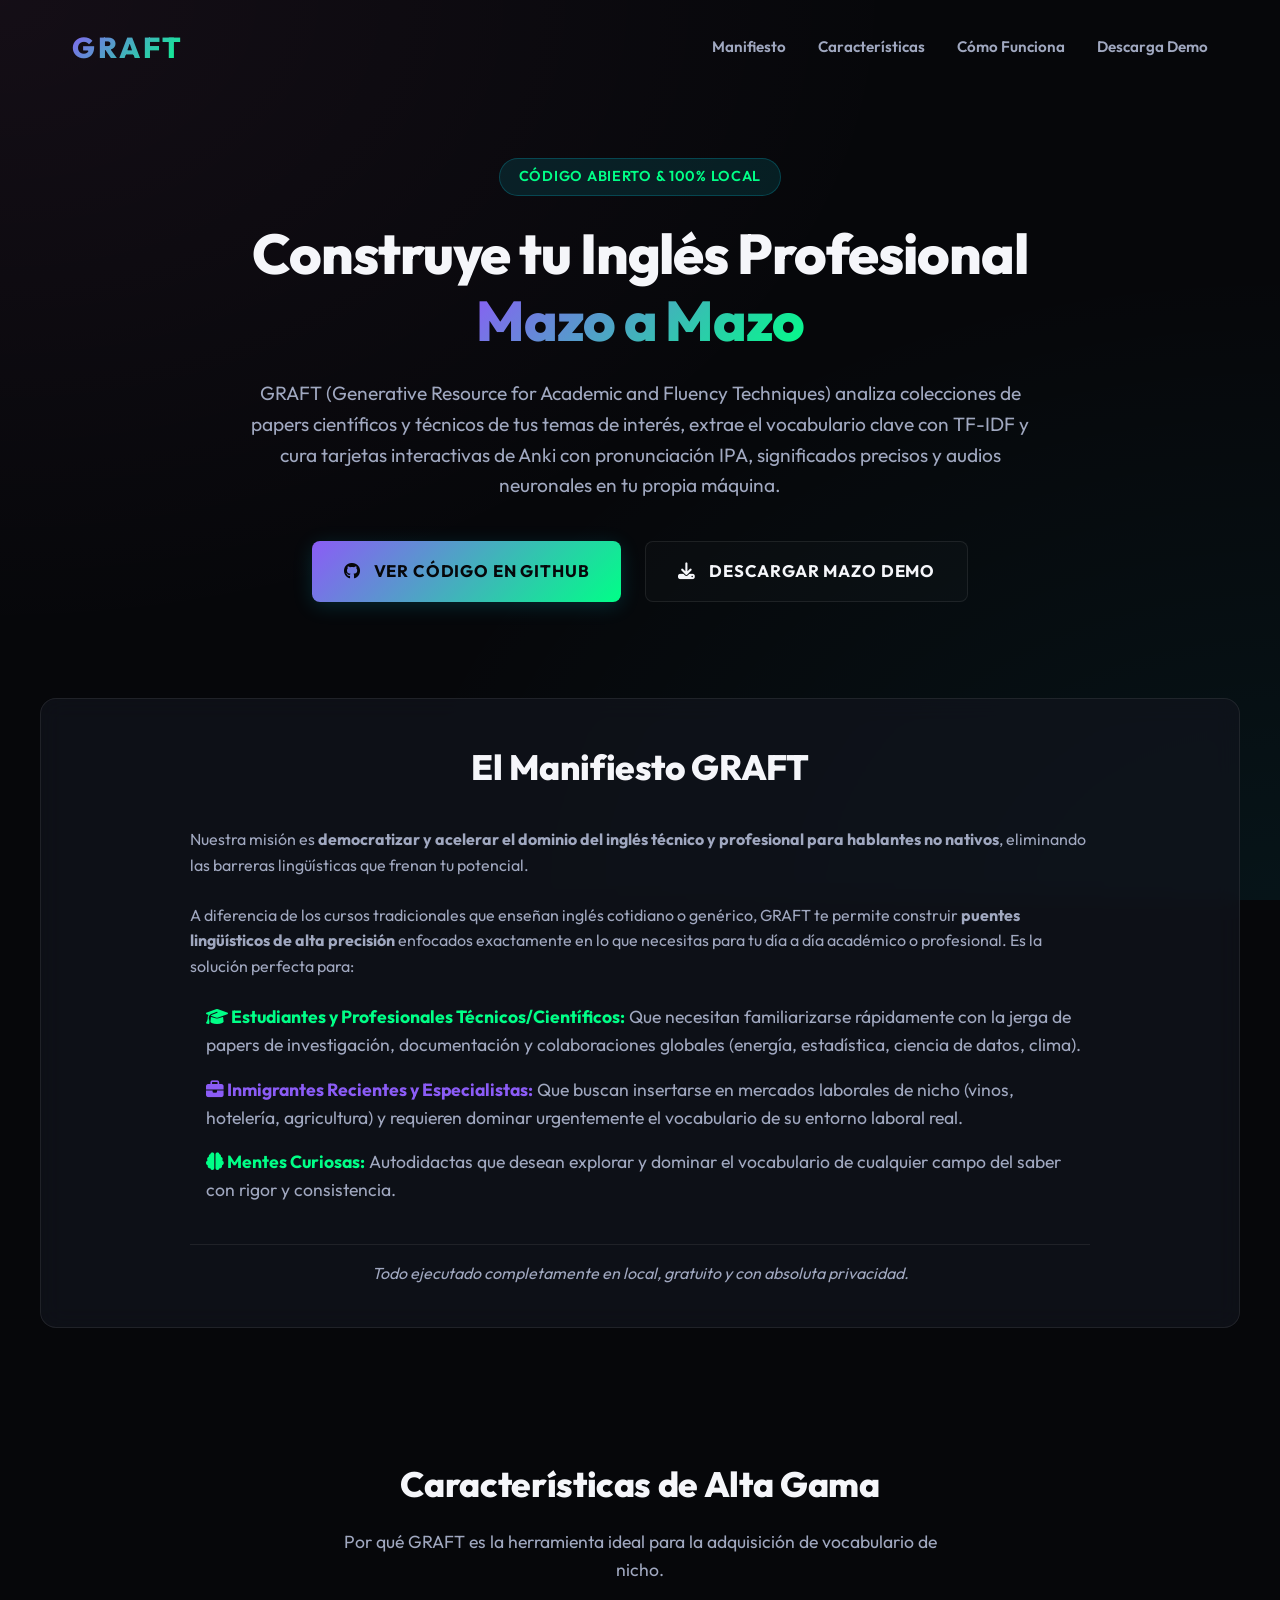
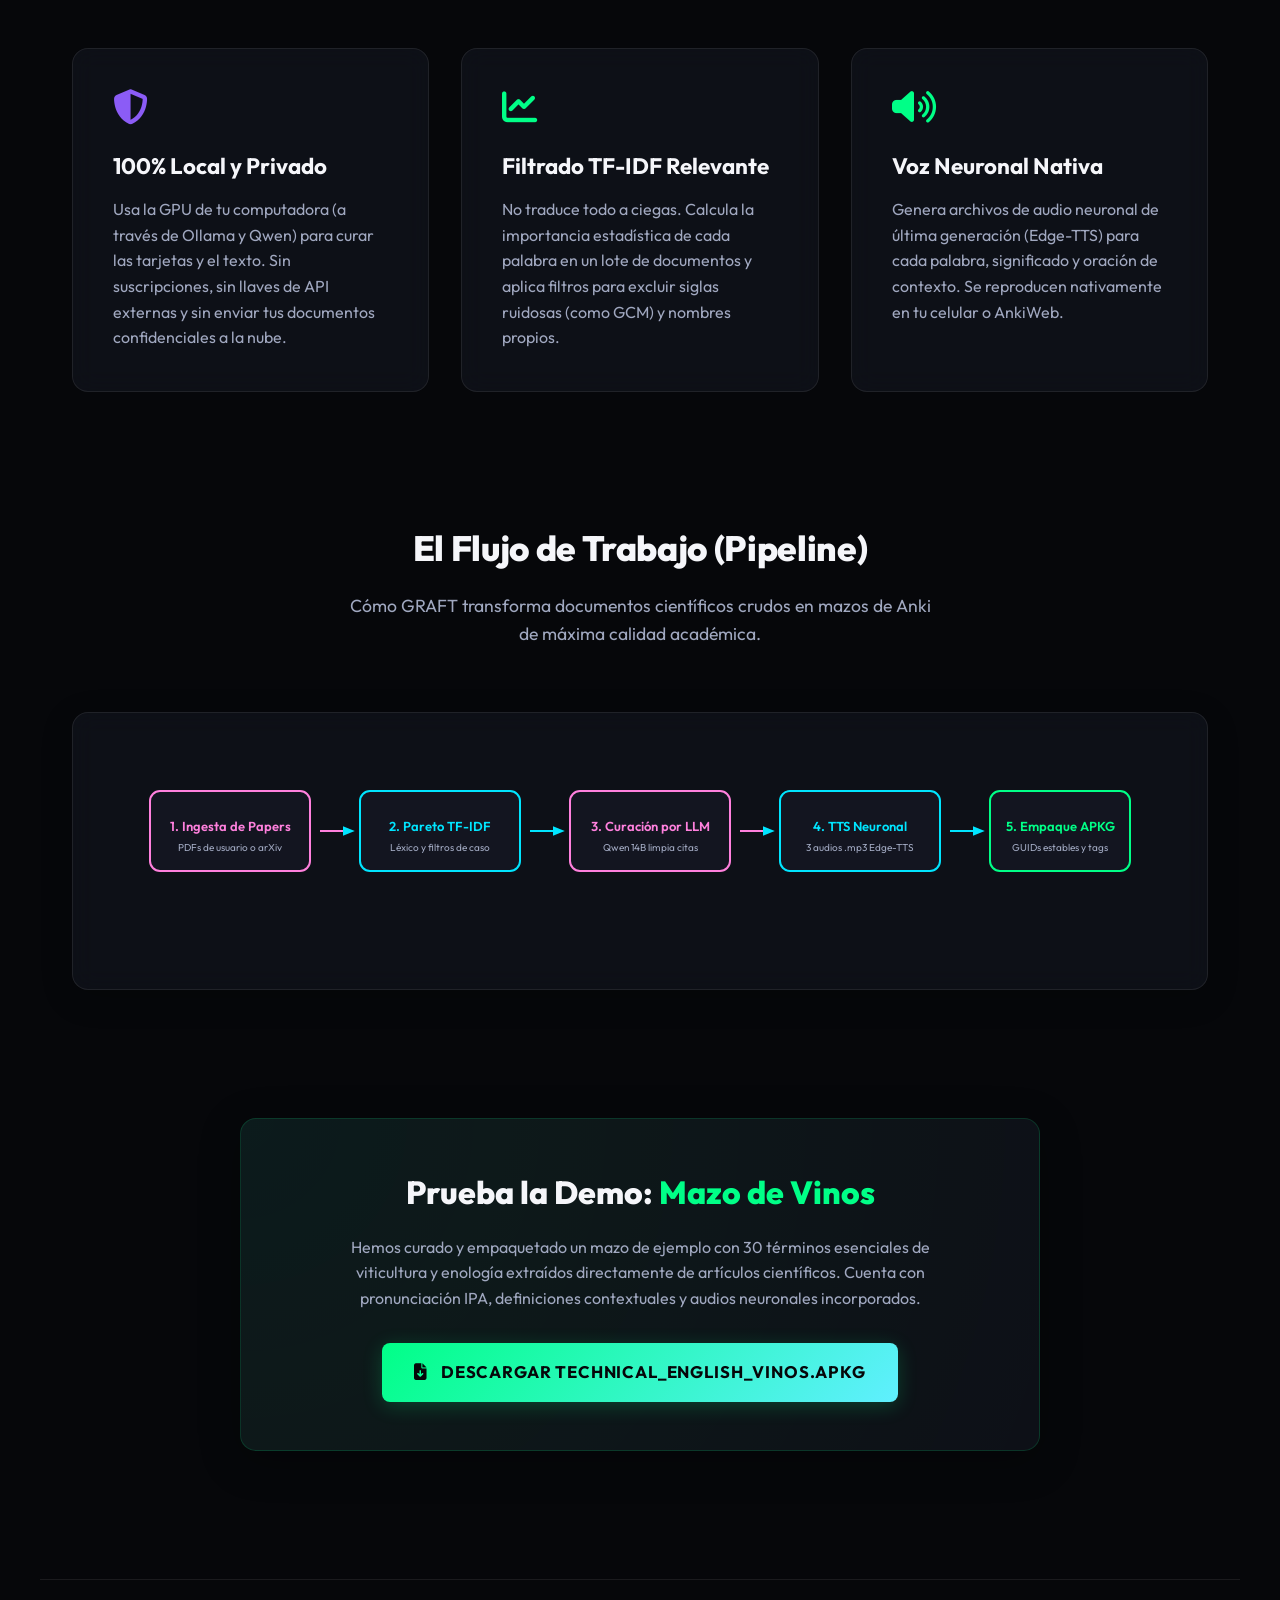
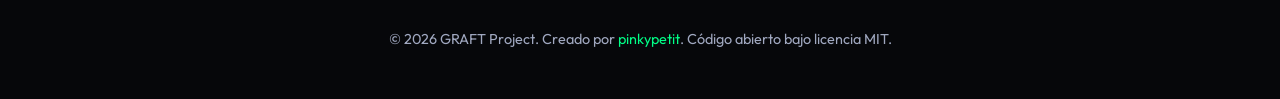
<file: docs/index.html>
<!DOCTYPE html>
<html lang="es">
<head>
    <meta charset="UTF-8">
    <meta name="viewport" content="width=device-width, initial-scale=1.0">
    <title>GRAFT - Generative Resource for Academic and Fluency Techniques</title>
    
    <!-- SEO Optimization Meta Tags -->
    <meta name="description" content="GRAFT es un generador local y gratuito de mazos de Anki con inteligencia artificial. Diseñado para estudiantes técnicos, científicos y profesionales no nativos de inglés que buscan dominar vocabulario especializado.">
    <meta name="keywords" content="Anki, aprender ingles, ingles tecnico, vocabulario cientifico, IA local, Ollama, TTS neuronal, open source, gratis, pinkypetit, graft">
    <meta name="author" content="pinkypetit">
    
    <!-- Open Graph for Social Networks -->
    <meta property="og:title" content="GRAFT - Generador Local de Vocabulario en Inglés Técnico para Anki">
    <meta property="og:description" content="Domina el vocabulario específico de tu carrera o industria. Totalmente local, de código abierto y gratuito.">
    <meta property="og:type" content="website">
    <meta property="og:url" content="https://pinkypetit.github.io/graft/">
    
    <!-- Schema.org JSON-LD Structured Data for SEO -->
    <script type="application/ld-json">
    {
      "@context": "https://schema.org",
      "@type": "SoftwareApplication",
      "name": "GRAFT",
      "alternateName": "Generative Resource for Academic and Fluency Techniques",
      "applicationCategory": "EducationalApplication",
      "operatingSystem": "Cross-platform",
      "offers": {
        "@type": "Offer",
        "price": "0.00",
        "priceCurrency": "USD"
      },
      "description": "Generador local de mazos de Anki personalizados para dominar el inglés técnico y profesional, diseñado para estudiantes y trabajadores no nativos.",
      "softwareVersion": "1.0.0",
      "downloadUrl": "https://pinkypetit.github.io/graft/Technical_English_Vinos.apkg",
      "author": {
        "@type": "Person",
        "name": "pinkypetit"
      }
    }
    </script>

    <link rel="stylesheet" href="style.css">
    <link rel="stylesheet" href="https://cdnjs.cloudflare.com/ajax/libs/font-awesome/6.4.0/css/all.min.css">
</head>
<body>

    <!-- Navigation -->
    <nav>
        <div class="logo">GRAFT</div>
        <ul class="nav-links">
            <li><a href="#manifesto" id="nav-manifesto-link">Manifiesto</a></li>
            <li><a href="#features" id="nav-features-link">Características</a></li>
            <li><a href="#pipeline" id="nav-pipeline-link">Cómo Funciona</a></li>
            <li><a href="#download" id="nav-download-link">Descarga Demo</a></li>
        </ul>
    </nav>

    <!-- Hero Section -->
    <header class="hero">
        <div class="hero-tag">Código Abierto &amp; 100% Local</div>
        <h2>Construye tu Inglés Profesional<br><span>Mazo a Mazo</span></h2>
        <p>
            GRAFT (Generative Resource for Academic and Fluency Techniques) analiza colecciones de papers científicos y técnicos de tus temas de interés, extrae el vocabulario clave con TF-IDF y cura tarjetas interactivas de Anki con pronunciación IPA, significados precisos y audios neuronales en tu propia máquina.
        </p>
        <div class="cta-group">
            <a href="https://github.com/pinkypetit/graft" class="btn btn-graft" id="btn-github-link">
                <i class="fa-brands fa-github"></i> Ver Código en GitHub
            </a>
            <a href="#download" class="btn btn-outline" id="btn-view-demo-link">
                <i class="fa-solid fa-download"></i> Descargar Mazo Demo
            </a>
        </div>
    </header>

    <!-- Manifesto Section -->
    <section id="manifesto" class="card">
        <div class="section-header" style="margin-bottom: 2rem;">
            <h3>El Manifiesto GRAFT</h3>
        </div>
        <div style="font-size: 1.1rem; color: var(--text-secondary); max-width: 900px; margin: 0 auto; display: flex; flex-direction: column; gap: 1.5rem;">
            <p>
                Nuestra misión es <strong>democratizar y acelerar el dominio del inglés técnico y profesional para hablantes no nativos</strong>, eliminando las barreras lingüísticas que frenan tu potencial.
            </p>
            <p>
                A diferencia de los cursos tradicionales que enseñan inglés cotidiano o genérico, GRAFT te permite construir <strong>puentes lingüísticos de alta precisión</strong> enfocados exactamente en lo que necesitas para tu día a día académico o profesional. Es la solución perfecta para:
            </p>
            <ul style="list-style-type: none; padding-left: 1rem; display: flex; flex-direction: column; gap: 1rem;">
                <li>
                    <strong style="color: var(--accent-cyan);"><i class="fa-solid fa-graduation-cap"></i> Estudiantes y Profesionales Técnicos/Científicos:</strong> 
                    Que necesitan familiarizarse rápidamente con la jerga de papers de investigación, documentación y colaboraciones globales (energía, estadística, ciencia de datos, clima).
                </li>
                <li>
                    <strong style="color: var(--accent-magenta);"><i class="fa-solid fa-briefcase"></i> Inmigrantes Recientes y Especialistas:</strong> 
                    Que buscan insertarse en mercados laborales de nicho (vinos, hotelería, agricultura) y requieren dominar urgentemente el vocabulario de su entorno laboral real.
                </li>
                <li>
                    <strong style="color: var(--accent-green);"><i class="fa-solid fa-brain"></i> Mentes Curiosas:</strong> 
                    Autodidactas que desean explorar y dominar el vocabulario de cualquier campo del saber con rigor y consistencia.
                </li>
            </ul>
            <p style="margin-top: 1rem; border-top: 1px solid var(--border-color); padding-top: 1rem; text-align: center; font-style: italic;">
                Todo ejecutado completamente en local, gratuito y con absoluta privacidad.
            </p>
        </div>
    </section>

    <!-- Features Section -->
    <section id="features">
        <div class="section-header">
            <h3>Características de Alta Gama</h3>
            <p>Por qué GRAFT es la herramienta ideal para la adquisición de vocabulario de nicho.</p>
        </div>
        <div class="grid-3">
            <div class="card">
                <i class="fa-solid fa-shield-halved card-icon" style="color: var(--accent-magenta);"></i>
                <h4>100% Local y Privado</h4>
                <p>Usa la GPU de tu computadora (a través de Ollama y Qwen) para curar las tarjetas y el texto. Sin suscripciones, sin llaves de API externas y sin enviar tus documentos confidenciales a la nube.</p>
            </div>
            <div class="card">
                <i class="fa-solid fa-chart-line card-icon"></i>
                <h4>Filtrado TF-IDF Relevante</h4>
                <p>No traduce todo a ciegas. Calcula la importancia estadística de cada palabra en un lote de documentos y aplica filtros para excluir siglas ruidosas (como GCM) y nombres propios.</p>
            </div>
            <div class="card">
                <i class="fa-solid fa-volume-high card-icon" style="color: var(--accent-green);"></i>
                <h4>Voz Neuronal Nativa</h4>
                <p>Genera archivos de audio neuronal de última generación (Edge-TTS) para cada palabra, significado y oración de contexto. Se reproducen nativamente en tu celular o AnkiWeb.</p>
            </div>
        </div>
    </section>

    <!-- Pipeline Section -->
    <section id="pipeline">
        <div class="section-header">
            <h3>El Flujo de Trabajo (Pipeline)</h3>
            <p>Cómo GRAFT transforma documentos científicos crudos en mazos de Anki de máxima calidad académica.</p>
        </div>
        <div class="pipeline-container">
            <svg class="svg-flowchart" viewBox="0 0 1000 180" fill="none" xmlns="http://www.w3.org/2000/svg">
               <!-- Step 1 -->
               <g class="step" id="step1">
                  <rect x="10" y="30" width="160" height="80" rx="10" fill="#131520" stroke="#FF80DD" stroke-width="2"/>
                  <text x="90" y="70" fill="#FF80DD" font-family="'Outfit', sans-serif" font-size="13" font-weight="600" text-anchor="middle">1. Ingesta de Papers</text>
                  <text x="90" y="90" fill="#a0a8c0" font-family="'Outfit', sans-serif" font-size="10" text-anchor="middle">PDFs de usuario o arXiv</text>
               </g>
               
               <!-- Arrow 1 -->
               <path d="M 180 70 L 210 70" stroke="#FF80DD" stroke-width="2" marker-end="url(#arrow)"/>
               
               <!-- Step 2 -->
               <g class="step" id="step2">
                  <rect x="220" y="30" width="160" height="80" rx="10" fill="#131520" stroke="#00E5FF" stroke-width="2"/>
                  <text x="300" y="70" fill="#00E5FF" font-family="'Outfit', sans-serif" font-size="13" font-weight="600" text-anchor="middle">2. Pareto TF-IDF</text>
                  <text x="300" y="90" fill="#a0a8c0" font-family="'Outfit', sans-serif" font-size="10" text-anchor="middle">Léxico y filtros de caso</text>
               </g>
               
               <!-- Arrow 2 -->
               <path d="M 390 70 L 420 70" stroke="#00E5FF" stroke-width="2" marker-end="url(#arrow)"/>
               
               <!-- Step 3 -->
               <g class="step" id="step3">
                  <rect x="430" y="30" width="160" height="80" rx="10" fill="#131520" stroke="#FF80DD" stroke-width="2"/>
                  <text x="510" y="70" fill="#FF80DD" font-family="'Outfit', sans-serif" font-size="13" font-weight="600" text-anchor="middle">3. Curación por LLM</text>
                  <text x="510" y="90" fill="#a0a8c0" font-family="'Outfit', sans-serif" font-size="10" text-anchor="middle">Qwen 14B limpia citas</text>
               </g>
               
               <!-- Arrow 3 -->
               <path d="M 600 70 L 630 70" stroke="#FF80DD" stroke-width="2" marker-end="url(#arrow)"/>
               
               <!-- Step 4 -->
               <g class="step" id="step4">
                  <rect x="640" y="30" width="160" height="80" rx="10" fill="#131520" stroke="#00E5FF" stroke-width="2"/>
                  <text x="720" y="70" fill="#00E5FF" font-family="'Outfit', sans-serif" font-size="13" font-weight="600" text-anchor="middle">4. TTS Neuronal</text>
                  <text x="720" y="90" fill="#a0a8c0" font-family="'Outfit', sans-serif" font-size="10" text-anchor="middle">3 audios .mp3 Edge-TTS</text>
               </g>
               
               <!-- Arrow 4 -->
               <path d="M 810 70 L 840 70" stroke="#00E5FF" stroke-width="2" marker-end="url(#arrow)"/>
               
               <!-- Step 5 -->
               <g class="step" id="step5">
                  <rect x="850" y="30" width="140" height="80" rx="10" fill="#131520" stroke="#00FF87" stroke-width="2"/>
                  <text x="920" y="70" fill="#00FF87" font-family="'Outfit', sans-serif" font-size="13" font-weight="600" text-anchor="middle">5. Empaque APKG</text>
                  <text x="920" y="90" fill="#a0a8c0" font-family="'Outfit', sans-serif" font-size="10" text-anchor="middle">GUIDs estables y tags</text>
               </g>

               <!-- Marker Definition for arrowheads -->
               <defs>
                  <marker id="arrow" viewBox="0 0 10 10" refX="6" refY="5" markerWidth="6" markerHeight="6" orient="auto-start-reverse">
                     <path d="M 0 1 L 10 5 L 0 9 z" fill="#00E5FF"/>
                  </marker>
               </defs>
            </svg>
        </div>
    </section>

    <!-- Download Section -->
    <section id="download">
        <div class="download-box">
            <h3>Prueba la Demo: <span>Mazo de Vinos</span></h3>
            <p>
                Hemos curado y empaquetado un mazo de ejemplo con 30 términos esenciales de viticultura y enología extraídos directamente de artículos científicos. Cuenta con pronunciación IPA, definiciones contextuales y audios neuronales incorporados.
            </p>
            <a href="Technical_English_Vinos.apkg" class="btn btn-download-demo" id="btn-download-apkg-demo">
                <i class="fa-solid fa-file-arrow-down"></i> Descargar Technical_English_Vinos.apkg
            </a>
        </div>
    </section>

    <!-- Footer -->
    <footer>
        <p>&copy; 2026 GRAFT Project. Creado por <a href="https://github.com/pinkypetit">pinkypetit</a>. Código abierto bajo licencia MIT.</p>
    </footer>

</body>
</html>
</file>
<file: docs/style.css>
@import url('https://fonts.googleapis.com/css2?family=Outfit:wght@300;400;600;700;800&family=JetBrains+Mono:wght@400;700&display=swap');

:root {
    --bg-color: #06070a;
    --card-bg: rgba(18, 20, 29, 0.7);
    --border-color: rgba(255, 255, 255, 0.08);
    --accent-magenta: #8B5CF6;
    --accent-cyan: #00FF87;
    --accent-green: #00FF87;
    --text-primary: #f5f6fa;
    --text-secondary: #a0a8c0;
    --shadow-glow: 0 0 30px rgba(0, 255, 135, 0.15);
}

* {
    margin: 0;
    padding: 0;
    box-sizing: border-box;
}

html {
    scroll-behavior: smooth;
}

body {
    background-color: var(--bg-color);
    background-image: 
        radial-gradient(at 0% 0%, rgba(255, 128, 221, 0.06) 0px, transparent 50%),
        radial-gradient(at 100% 100%, rgba(0, 229, 255, 0.06) 0px, transparent 50%);
    background-attachment: fixed;
    color: var(--text-primary);
    font-family: 'Outfit', sans-serif;
    line-height: 1.6;
    overflow-x: hidden;
}

/* Navbar */
nav {
    display: flex;
    justify-content: space-between;
    align-items: center;
    max-width: 1200px;
    margin: 0 auto;
    padding: 1.5rem 2rem;
    width: 100%;
}

.logo {
    font-size: 1.8rem;
    font-weight: 800;
    letter-spacing: 0.1em;
    background: linear-gradient(135deg, var(--accent-magenta) 0%, var(--accent-cyan) 100%);
    -webkit-background-clip: text;
    -webkit-text-fill-color: transparent;
    text-transform: uppercase;
}

.nav-links {
    display: flex;
    gap: 2rem;
    list-style: none;
}

.nav-links a {
    color: var(--text-secondary);
    text-decoration: none;
    font-weight: 600;
    font-size: 0.95rem;
    transition: color 0.3s ease;
}

.nav-links a:hover {
    color: var(--accent-cyan);
}

/* Hero Section */
.hero {
    max-width: 1200px;
    margin: 4rem auto 6rem auto;
    padding: 0 2rem;
    text-align: center;
    position: relative;
}

.hero-tag {
    display: inline-block;
    background: rgba(0, 229, 255, 0.1);
    border: 1px solid rgba(0, 229, 255, 0.2);
    color: var(--accent-cyan);
    padding: 0.4rem 1.2rem;
    border-radius: 50px;
    font-size: 0.9rem;
    font-weight: 600;
    margin-bottom: 1.5rem;
    letter-spacing: 0.05em;
    text-transform: uppercase;
}

.hero h2 {
    font-size: 3.5rem;
    font-weight: 800;
    line-height: 1.2;
    margin-bottom: 1.5rem;
    letter-spacing: -0.02em;
}

.hero h2 span {
    background: linear-gradient(135deg, var(--accent-magenta) 0%, var(--accent-cyan) 100%);
    -webkit-background-clip: text;
    -webkit-text-fill-color: transparent;
}

.hero p {
    font-size: 1.2rem;
    color: var(--text-secondary);
    max-width: 800px;
    margin: 0 auto 2.5rem auto;
}

.cta-group {
    display: flex;
    justify-content: center;
    gap: 1.5rem;
    flex-wrap: wrap;
}

.btn {
    display: inline-flex;
    align-items: center;
    gap: 0.8rem;
    padding: 1rem 2rem;
    border-radius: 8px;
    font-size: 1.05rem;
    font-weight: 700;
    text-decoration: none;
    text-transform: uppercase;
    letter-spacing: 0.05em;
    transition: all 0.3s ease;
    cursor: pointer;
}

.btn-graft {
    background: linear-gradient(135deg, var(--accent-magenta) 0%, var(--accent-cyan) 100%);
    color: #06070a;
    box-shadow: 0 4px 20px rgba(0, 229, 255, 0.15);
}

.btn-graft:hover {
    transform: translateY(-2px);
    box-shadow: 0 4px 30px rgba(0, 229, 255, 0.35);
}

.btn-outline {
    border: 1px solid var(--border-color);
    background: rgba(255, 255, 255, 0.02);
    color: var(--text-primary);
}

.btn-outline:hover {
    border-color: var(--accent-cyan);
    background: rgba(0, 229, 255, 0.02);
    transform: translateY(-2px);
}

/* Sections General */
section {
    max-width: 1200px;
    margin: 0 auto 8rem auto;
    padding: 0 2rem;
}

.section-header {
    text-align: center;
    margin-bottom: 4rem;
}

.section-header h3 {
    font-size: 2.2rem;
    font-weight: 800;
    margin-bottom: 1rem;
    letter-spacing: -0.01em;
}

.section-header p {
    color: var(--text-secondary);
    font-size: 1.1rem;
    max-width: 600px;
    margin: 0 auto;
}

/* Grid Layouts */
.grid-3 {
    display: grid;
    grid-template-columns: repeat(auto-fit, minmax(300px, 1fr));
    gap: 2rem;
}

.card {
    background: var(--card-bg);
    border: 1px solid var(--border-color);
    border-radius: 16px;
    padding: 2.5rem;
    backdrop-filter: blur(12px);
    -webkit-backdrop-filter: blur(12px);
    transition: all 0.3s ease;
}

.card:hover {
    border-color: rgba(0, 229, 255, 0.2);
    transform: translateY(-4px);
    box-shadow: var(--shadow-glow);
}

.card-icon {
    font-size: 2.2rem;
    color: var(--accent-cyan);
    margin-bottom: 1.5rem;
    display: inline-block;
}

.card h4 {
    font-size: 1.4rem;
    font-weight: 700;
    margin-bottom: 0.8rem;
}

.card p {
    color: var(--text-secondary);
    font-size: 1rem;
}

/* Pipeline Flowchart Styling */
.pipeline-container {
    background: var(--card-bg);
    border: 1px solid var(--border-color);
    border-radius: 16px;
    padding: 3rem 2rem;
    display: flex;
    flex-direction: column;
    align-items: center;
    backdrop-filter: blur(12px);
    -webkit-backdrop-filter: blur(12px);
    box-shadow: 0 8px 32px rgba(0, 0, 0, 0.2);
}

.svg-flowchart {
    width: 100%;
    max-width: 1000px;
    height: auto;
}

/* Interactive SVG Animations */
.svg-flowchart g.step {
    cursor: pointer;
}

.svg-flowchart g.step rect {
    transition: all 0.3s ease;
}

.svg-flowchart g.step:hover rect {
    fill: rgba(0, 229, 255, 0.08);
    stroke: var(--accent-cyan);
    filter: drop-shadow(0 0 8px rgba(0, 229, 255, 0.3));
}

.svg-flowchart g.step:hover text {
    fill: #fff;
}

/* Download Section on Landing Page */
.download-box {
    background: radial-gradient(circle at top left, rgba(0, 255, 135, 0.05), transparent), var(--card-bg);
    border: 1px solid rgba(0, 255, 135, 0.15);
    border-radius: 16px;
    padding: 3rem;
    text-align: center;
    max-width: 800px;
    margin: 0 auto;
    box-shadow: 0 10px 40px rgba(0, 0, 0, 0.3);
}

.download-box h3 {
    font-size: 2rem;
    font-weight: 800;
    color: var(--text-primary);
    margin-bottom: 1rem;
}

.download-box h3 span {
    color: var(--accent-green);
}

.download-box p {
    color: var(--text-secondary);
    margin-bottom: 2rem;
    max-width: 600px;
    margin-left: auto;
    margin-right: auto;
}

.btn-download-demo {
    background: linear-gradient(135deg, #00FF87 0%, #60EFFF 100%);
    color: #06070a;
    font-weight: 700;
    box-shadow: 0 4px 20px rgba(0, 255, 135, 0.2);
}

.btn-download-demo:hover {
    transform: translateY(-2px);
    box-shadow: 0 4px 30px rgba(0, 255, 135, 0.45);
}

/* Footer */
footer {
    border-top: 1px solid var(--border-color);
    padding: 3rem 2rem;
    text-align: center;
    color: var(--text-secondary);
    font-size: 0.9rem;
    max-width: 1200px;
    margin: 0 auto;
}

footer a {
    color: var(--accent-cyan);
    text-decoration: none;
}

footer a:hover {
    text-decoration: underline;
}
</file>
